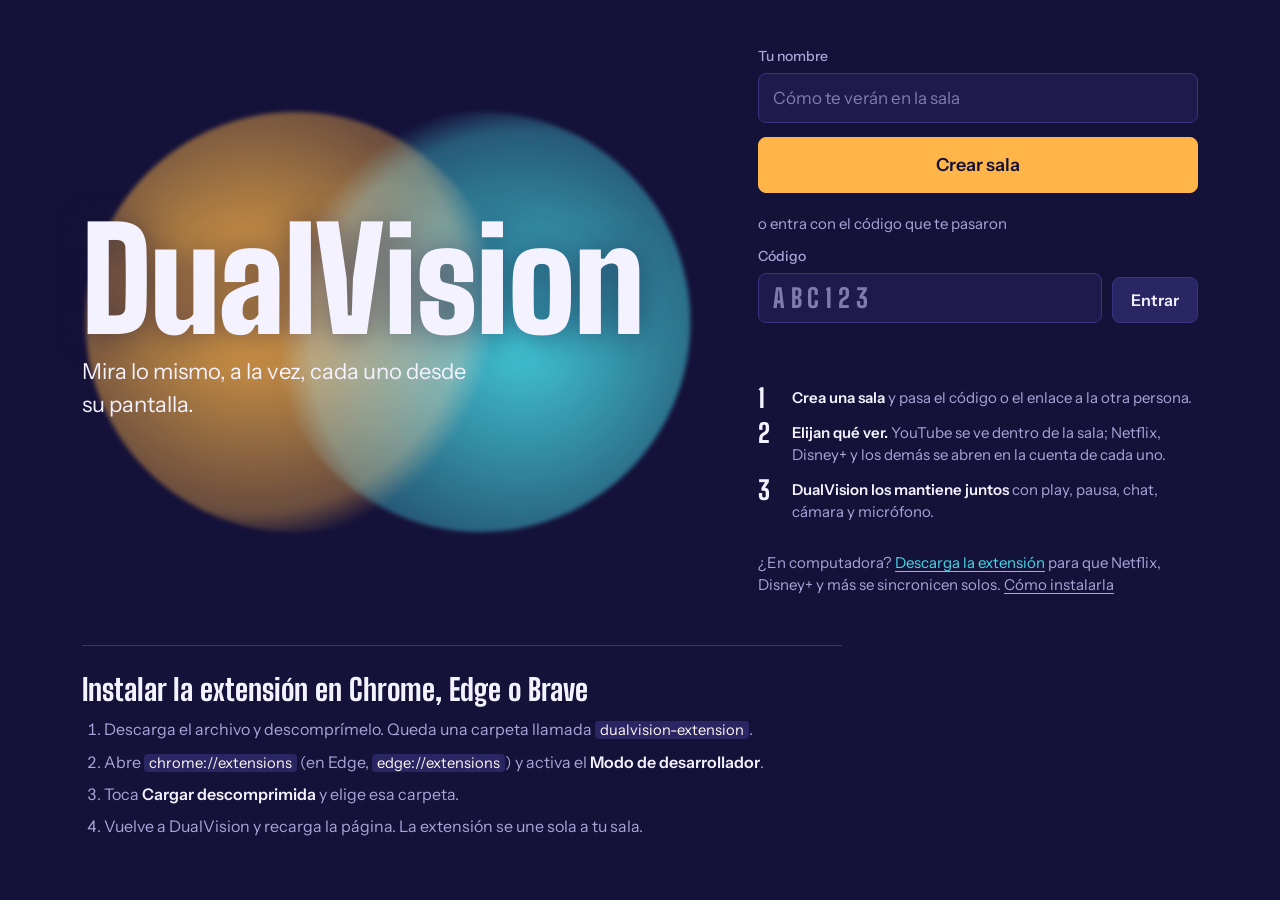
<file: index.html>
<!DOCTYPE html>
<html lang="es">
<head>
  <meta charset="utf-8">
  <meta name="viewport" content="width=device-width, initial-scale=1, viewport-fit=cover">
  <title>DualVision</title>
  <meta name="description" content="Mira películas, series y videos al mismo tiempo con otra persona: sala con código, play sincronizado, cámara, micrófono y chat.">
  <meta name="theme-color" content="#15123A">
  <link rel="manifest" href="manifest.webmanifest">
  <link rel="icon" href="img/icon.svg" type="image/svg+xml">
  <link rel="apple-touch-icon" href="img/apple-touch-icon.png">
  <meta name="apple-mobile-web-app-capable" content="yes">
  <meta name="mobile-web-app-capable" content="yes">
  <meta name="apple-mobile-web-app-title" content="DualVision">
  <meta name="apple-mobile-web-app-status-bar-style" content="black-translucent">
  <meta property="og:title" content="DualVision">
  <meta property="og:description" content="Mira lo mismo, a la vez, cada uno desde su pantalla.">
  <link rel="preload" href="fonts/big-shoulders-display-latin-900-normal.woff2" as="font" type="font/woff2" crossorigin>
  <link rel="stylesheet" href="css/app.css">
</head>
<body>
  <svg width="0" height="0" style="position:absolute" aria-hidden="true">
    <defs>
      <symbol id="i-mic" viewBox="0 0 24 24"><rect x="9" y="3" width="6" height="11" rx="3"/><path d="M5.5 11a6.5 6.5 0 0 0 13 0M12 17.5V21"/></symbol>
      <symbol id="i-mic-off" viewBox="0 0 24 24"><rect x="9" y="3" width="6" height="11" rx="3"/><path d="M5.5 11a6.5 6.5 0 0 0 13 0M12 17.5V21M4 4l16 16"/></symbol>
      <symbol id="i-cam" viewBox="0 0 24 24"><rect x="3" y="6.5" width="12.5" height="11" rx="2.5"/><path d="M15.5 10.5 21 7.5v9l-5.5-3"/></symbol>
      <symbol id="i-cam-off" viewBox="0 0 24 24"><rect x="3" y="6.5" width="12.5" height="11" rx="2.5"/><path d="M15.5 10.5 21 7.5v9l-5.5-3M3 4l17 16"/></symbol>
      <symbol id="i-float" viewBox="0 0 24 24"><rect x="2.5" y="4.5" width="19" height="15" rx="2.5"/><rect x="12" y="11" width="7" height="6" rx="1.2"/></symbol>
      <symbol id="i-change" viewBox="0 0 24 24"><path d="M4 8h13l-3.5-3.5M20 16H7l3.5 3.5"/></symbol>
      <symbol id="i-send" viewBox="0 0 24 24"><path d="M4 12 20 4l-4 16-4-6.5L4 12Zm8 1.5L20 4"/></symbol>
      <symbol id="i-share" viewBox="0 0 24 24"><path d="M12 3v12M7.5 7.5 12 3l4.5 4.5M5 13v6.5h14V13"/></symbol>
    </defs>
  </svg>

  <!-- Inicio -->
  <main id="home" class="home">
    <section class="hero" aria-labelledby="wordmark">
      <div class="beams" aria-hidden="true"><span class="beam beam-a"></span><span class="beam beam-b"></span></div>
      <h1 id="wordmark" class="wordmark">DualVision</h1>
      <p class="lede">Mira lo mismo, a la vez, cada uno desde su pantalla.</p>
    </section>

    <section class="entry" aria-label="Entrar a una sala">
      <form id="home-form" novalidate>
        <p id="invite" class="invite" hidden></p>
        <label class="field">
          <span>Tu nombre</span>
          <input id="name" name="name" maxlength="20" autocomplete="nickname" placeholder="Cómo te verán en la sala" required>
        </label>
        <button id="create" type="button" class="btn primary big">Crear sala</button>
        <p class="or">o entra con el código que te pasaron</p>
        <div class="join">
          <label class="field code-field">
            <span>Código</span>
            <input id="code" name="code" maxlength="6" autocomplete="off" autocapitalize="characters" spellcheck="false" placeholder="ABC123">
          </label>
          <button id="join" type="submit" class="btn">Entrar</button>
        </div>
        <p id="home-error" class="error" role="alert"></p>
      </form>

      <ol class="how">
        <li><b>Crea una sala</b> y pasa el código o el enlace a la otra persona.</li>
        <li><b>Elijan qué ver.</b> YouTube se ve dentro de la sala; Netflix, Disney+ y los demás se abren en la cuenta de cada uno.</li>
        <li><b>DualVision los mantiene juntos</b> con play, pausa, chat, cámara y micrófono.</li>
      </ol>
      <p class="ext-cta">¿En computadora? <a id="ext-download-home" download>Descarga la extensión</a> para que Netflix, Disney+ y más se sincronicen solos. <a href="#instalar" class="quiet">Cómo instalarla</a></p>
    </section>

    <section id="instalar" class="install" aria-labelledby="install-title">
      <h2 id="install-title">Instalar la extensión en Chrome, Edge o Brave</h2>
      <ol>
        <li>Descarga el archivo y descomprímelo. Queda una carpeta llamada <i>dualvision-extension</i>.</li>
        <li>Abre <i>chrome://extensions</i> (en Edge, <i>edge://extensions</i>) y activa el <b>Modo de desarrollador</b>.</li>
        <li>Toca <b>Cargar descomprimida</b> y elige esa carpeta.</li>
        <li>Vuelve a DualVision y recarga la página. La extensión se une sola a tu sala.</li>
      </ol>
    </section>
  </main>

  <!-- Sala -->
  <div id="room" class="room" hidden>
    <header class="bar">
      <span class="mini-mark" aria-hidden="true"><span></span><span></span></span>
      <button id="code-tiles" class="code-tiles" type="button" title="Copiar código"></button>
      <button id="share" class="btn ghost small" type="button"><svg class="ic"><use href="#i-share"/></svg><span>Invitar</span></button>
      <span id="net" class="net" data-online="false">Conectando…</span>
      <div id="people" class="people" aria-label="Personas en la sala"></div>
      <button id="leave" class="btn ghost small danger" type="button">Salir</button>
    </header>

    <section class="stage-wrap">
      <div id="stage" class="stage">
        <section id="picker" class="picker" aria-labelledby="picker-title">
          <h2 id="picker-title">¿Qué van a ver?</h2>
          <div class="services">
            <button type="button" data-service="youtube"><strong>YouTube</strong><span>Se ve aquí, dentro de la sala</span></button>
            <button type="button" data-service="netflix"><strong>Netflix</strong><span>Cada uno con su cuenta</span></button>
            <button type="button" data-service="disney"><strong>Disney+</strong><span>Cada uno con su cuenta</span></button>
            <button type="button" data-service="prime"><strong>Prime Video</strong><span>Cada uno con su cuenta</span></button>
            <button type="button" data-service="hbomax"><strong>HBO Max</strong><span>Cada uno con su cuenta</span></button>
            <button type="button" data-service="crunchyroll"><strong>Crunchyroll</strong><span>Cada uno con su cuenta</span></button>
            <button type="button" data-service="other"><strong>Otra</strong><span>Sincronizan con cuenta regresiva</span></button>
          </div>
        </section>

        <section id="yt" class="yt" hidden>
          <form id="yt-form" class="yt-form">
            <input id="yt-url" type="url" inputmode="url" placeholder="Pega un enlace de YouTube" aria-label="Enlace de YouTube">
            <button class="btn primary" type="submit">Poner</button>
          </form>
          <div class="screen">
            <div id="yt-mount" class="yt-mount"></div>
            <p id="yt-empty" class="empty">Pega un enlace y el video aparecerá aquí para todos. Cualquiera puede darle play o pausa.</p>
            <button id="tap-sync" class="tap-sync" type="button" hidden>Toca para unirte a la reproducción</button>
          </div>
        </section>

        <section id="stream" class="stream" hidden>
          <h2 id="stream-name">Netflix</h2>
          <p id="stream-lede" class="lede-s">Cada uno entra con su propia cuenta y elige el mismo título.</p>
          <a id="stream-open" class="btn primary" target="_blank" rel="noopener">Abrir Netflix</a>
          <div id="stream-ext" class="ext-note"></div>
          <ul id="stream-live" class="live" aria-live="polite"></ul>
          <div class="manual">
            <h3>Darle play juntos</h3>
            <p>Pongan el mismo minuto y toquen play cuando la cuenta llegue a cero.</p>
            <div class="manual-row">
              <label class="field small-field"><span>Minuto</span><input id="sync-time" inputmode="numeric" placeholder="12:34" autocomplete="off"></label>
              <button id="sync-count" class="btn" type="button">Contar 3, 2, 1</button>
              <button id="sync-pause" class="btn ghost" type="button">Pausa para todos</button>
            </div>
          </div>
          <p id="stream-tip" class="tip"></p>
        </section>

        <div id="reactions" class="reactions" aria-hidden="true"></div>

        <div id="countdown" class="overlay" hidden>
          <p id="count-by" class="ov-by"></p>
          <p id="count-num" class="ov-num"></p>
          <p id="count-label" class="ov-label"></p>
        </div>
        <div id="pause-ov" class="overlay" hidden>
          <p id="pause-text" class="ov-big"></p>
          <p class="ov-label">Pausa tu video. Cuando estén listos, usen la cuenta regresiva.</p>
        </div>
      </div>

      <nav class="controls" aria-label="Controles de la sala">
        <button id="btn-mic" class="ctl" type="button" aria-pressed="false"><svg class="ic"><use href="#i-mic-off"/></svg><span>Micrófono</span></button>
        <button id="btn-cam" class="ctl" type="button" aria-pressed="false"><svg class="ic"><use href="#i-cam-off"/></svg><span>Cámara</span></button>
        <div class="reacts" role="group" aria-label="Reacciones">
          <button type="button" data-emoji="😂" aria-label="Risa">😂</button>
          <button type="button" data-emoji="😍" aria-label="Me encanta">😍</button>
          <button type="button" data-emoji="😱" aria-label="Sorpresa">😱</button>
          <button type="button" data-emoji="😭" aria-label="Llanto">😭</button>
          <button type="button" data-emoji="🔥" aria-label="Fuego">🔥</button>
        </div>
        <button id="btn-float" class="ctl" type="button" aria-pressed="false"><svg class="ic"><use href="#i-float"/></svg><span>Flotante</span></button>
        <button id="btn-change" class="ctl" type="button"><svg class="ic"><use href="#i-change"/></svg><span>Cambiar</span></button>
      </nav>
    </section>

    <aside id="side" class="side" aria-label="Cámaras y chat">
      <div id="tiles" class="tiles"></div>
      <section class="chat" aria-label="Chat">
        <ol id="messages" class="messages"></ol>
        <form id="chat-form" class="chat-form">
          <input id="chat-input" maxlength="500" autocomplete="off" placeholder="Escribe un mensaje" aria-label="Mensaje">
          <button type="submit" class="send" aria-label="Enviar"><svg class="ic"><use href="#i-send"/></svg></button>
        </form>
      </section>
    </aside>
  </div>

  <div id="toasts" class="toasts" role="status" aria-live="polite"></div>

  <script src="config.js"></script>
  <script src="vendor/supabase.js"></script>
  <script type="module" src="js/app.js"></script>
</body>
</html>
</file>
<file: css/app.css>
/* DualVision — dos luces que se juntan en una sola pantalla.
   Ámbar = tu luz. Cian = la otra persona. Donde se cruzan, luz blanca. */

@font-face { font-family: 'Big Shoulders Display'; font-style: normal; font-weight: 800; font-display: swap; src: url('../fonts/big-shoulders-display-latin-800-normal.woff2') format('woff2'); }
@font-face { font-family: 'Big Shoulders Display'; font-style: normal; font-weight: 900; font-display: swap; src: url('../fonts/big-shoulders-display-latin-900-normal.woff2') format('woff2'); }
@font-face { font-family: 'Instrument Sans'; font-style: normal; font-weight: 400; font-display: swap; src: url('../fonts/instrument-sans-latin-400-normal.woff2') format('woff2'); }
@font-face { font-family: 'Instrument Sans'; font-style: normal; font-weight: 500; font-display: swap; src: url('../fonts/instrument-sans-latin-500-normal.woff2') format('woff2'); }
@font-face { font-family: 'Instrument Sans'; font-style: normal; font-weight: 600; font-display: swap; src: url('../fonts/instrument-sans-latin-600-normal.woff2') format('woff2'); }

:root {
  --ink: #15123a;
  --ink-2: #1e1a4c;
  --ink-3: #2a2563;
  --line: #3a3480;
  --fog: #aaa5d8;
  --paper: #f4f2ff;
  --you: #ffb547;
  --them: #46d9e6;
  --rose: #ff7ab8;
  --lime: #b6f36b;
  --light: #fff7ee;
  --danger: #ff6b7f;
  --display: 'Big Shoulders Display', 'Arial Narrow', 'Roboto Condensed', sans-serif;
  --body: 'Instrument Sans', system-ui, -apple-system, 'Segoe UI', sans-serif;
  --r-s: 8px;
  --r-m: 14px;
  --safe-b: env(safe-area-inset-bottom, 0px);
  --safe-t: env(safe-area-inset-top, 0px);
  color-scheme: dark;
}

[data-color="you"] { --c: var(--you); }
[data-color="them"] { --c: var(--them); }
[data-color="rose"] { --c: var(--rose); }
[data-color="lime"] { --c: var(--lime); }
[data-color="sys"] { --c: var(--fog); }

*, *::before, *::after { box-sizing: border-box; }
html { -webkit-text-size-adjust: 100%; }
body {
  margin: 0;
  background: var(--ink);
  color: var(--paper);
  font: 400 16px/1.5 var(--body);
  min-height: 100dvh;
}
[hidden] { display: none !important; }
a { color: var(--them); text-underline-offset: 3px; }
a:hover { color: var(--light); }
button, input { font: inherit; color: inherit; }
button { cursor: pointer; }
:focus-visible { outline: 2px solid var(--them); outline-offset: 2px; }
b { font-weight: 600; }
i { font-style: normal; color: var(--light); background: var(--ink-3); padding: 0 5px; border-radius: 4px; font-size: .92em; }

.ic {
  width: 22px; height: 22px; flex: none;
  fill: none; stroke: currentColor; stroke-width: 1.8;
  stroke-linecap: round; stroke-linejoin: round;
}

/* ---------- Botones y campos ---------- */
.btn {
  display: inline-flex; align-items: center; justify-content: center; gap: 8px;
  min-height: 46px; padding: 0 18px;
  border: 1.5px solid var(--line); border-radius: var(--r-s);
  background: var(--ink-3); color: var(--paper);
  font-weight: 600; text-decoration: none; white-space: nowrap;
  transition: background .15s, border-color .15s, color .15s;
}
.btn:hover { border-color: var(--fog); color: var(--paper); }
.btn.primary { background: var(--you); border-color: var(--you); color: var(--ink); }
.btn.primary:hover { background: #ffc56e; border-color: #ffc56e; color: var(--ink); }
.btn.ghost { background: transparent; }
.btn.small { min-height: 36px; padding: 0 12px; font-size: 14px; }
.btn.big { min-height: 56px; font-size: 18px; width: 100%; }
.btn.danger { color: var(--danger); border-color: color-mix(in srgb, var(--danger) 45%, transparent); }
.btn.danger:hover { border-color: var(--danger); color: var(--danger); }
.btn[disabled] { opacity: .55; cursor: progress; }

.field { display: grid; gap: 6px; }
.field > span { font-size: 14px; color: var(--fog); font-weight: 500; }
.field input {
  width: 100%; min-height: 50px; padding: 0 14px;
  background: var(--ink-2); border: 1.5px solid var(--line); border-radius: var(--r-s);
  font-size: 17px;
}
.field input::placeholder { color: color-mix(in srgb, var(--fog) 70%, transparent); }
.field input:focus { border-color: var(--them); outline: none; }

.error { color: var(--danger); min-height: 1.5em; margin: 0; font-size: 15px; }

/* ---------- Inicio ---------- */
.home {
  display: grid;
  grid-template-columns: minmax(0, 1.1fr) minmax(320px, 440px);
  gap: 48px 64px;
  max-width: 1180px; margin: 0 auto;
  padding: max(40px, var(--safe-t)) 32px 56px;
  min-height: 100dvh; align-content: center;
}
.hero { position: relative; display: grid; align-content: center; min-height: 360px; isolation: isolate; }
.beams { position: absolute; inset: 0; z-index: -1; pointer-events: none; }
.beam {
  position: absolute; top: 50%; left: 50%;
  width: min(54vw, 420px); aspect-ratio: 1; border-radius: 50%;
  mix-blend-mode: screen; filter: blur(2px); opacity: .9;
  animation: meet 1.6s cubic-bezier(.2, .7, .1, 1) both .15s;
}
.beam-a { background: radial-gradient(circle at 40% 45%, var(--you), color-mix(in srgb, var(--you) 40%, transparent) 62%, transparent 71%); --from: -95%; --to: -72%; }
.beam-b { background: radial-gradient(circle at 60% 55%, var(--them), color-mix(in srgb, var(--them) 40%, transparent) 62%, transparent 71%); --from: -5%; --to: -28%; }
@keyframes meet {
  from { transform: translate(var(--from), -50%) scale(.9); opacity: 0; }
  to { transform: translate(var(--to), -50%) scale(1); opacity: .9; }
}
.beam { transform: translate(var(--to), -50%); }
.wordmark {
  margin: 0;
  font: 900 clamp(64px, 11vw, 150px)/.82 var(--display);
  letter-spacing: -.01em;
  color: var(--paper);
  text-shadow: 0 2px 30px rgba(21, 18, 58, .55);
}
.lede { margin: 18px 0 0; font-size: clamp(18px, 2vw, 22px); max-width: 26ch; color: var(--paper); }

.entry { display: grid; gap: 28px; align-content: center; }
#home-form { display: grid; gap: 14px; }
.invite { margin: 0; padding: 12px 14px; border-left: 3px solid var(--them); background: var(--ink-2); border-radius: 0 var(--r-s) var(--r-s) 0; }
.invite strong { font: 800 22px/1 var(--display); letter-spacing: .08em; color: var(--them); }
.or { margin: 6px 0 -4px; color: var(--fog); font-size: 15px; }
.join { display: grid; grid-template-columns: 1fr auto; gap: 10px; align-items: end; }
.code-field input { font: 800 26px/1 var(--display); letter-spacing: .22em; text-transform: uppercase; }
.how { margin: 0; padding: 0; list-style: none; counter-reset: step; display: grid; gap: 12px; }
.how li { counter-increment: step; position: relative; padding-left: 34px; color: var(--fog); font-size: 15px; }
.how li::before { content: counter(step); position: absolute; left: 0; top: -2px; font: 800 26px/1 var(--display); color: var(--paper); }
.how b { color: var(--paper); }
.ext-cta { margin: 0; font-size: 15px; color: var(--fog); }
.quiet { color: var(--fog); }

.install { grid-column: 1 / -1; border-top: 1px solid var(--line); padding-top: 28px; max-width: 760px; }
.install h2 { font: 800 30px/1.05 var(--display); margin: 0 0 12px; }
.install ol { margin: 0; padding-left: 22px; display: grid; gap: 8px; color: var(--fog); }
.install b { color: var(--paper); }

/* ---------- Sala ---------- */
.room {
  display: grid;
  grid-template-columns: minmax(0, 1fr) 340px;
  grid-template-rows: auto minmax(0, 1fr);
  height: 100dvh;
}
.bar {
  grid-column: 1 / -1;
  display: flex; align-items: center; gap: 12px;
  padding: calc(10px + var(--safe-t)) 16px 10px;
  border-bottom: 1px solid var(--line);
  min-width: 0;
}
.mini-mark { position: relative; width: 34px; height: 22px; flex: none; }
.mini-mark span { position: absolute; top: 0; width: 22px; height: 22px; border-radius: 50%; mix-blend-mode: screen; }
.mini-mark span:first-child { left: 0; background: var(--you); }
.mini-mark span:last-child { right: 0; background: var(--them); }

.code-tiles { display: flex; gap: 3px; padding: 0; border: 0; background: none; }
.code-tiles span {
  display: grid; place-items: center;
  width: 26px; height: 34px;
  background: var(--ink-2); border: 1px solid var(--line); border-radius: 5px;
  font: 800 22px/1 var(--display); color: var(--you);
  box-shadow: inset 0 -3px 0 rgba(0, 0, 0, .25);
}
.code-tiles:hover span { border-color: var(--you); }

.net { font-size: 13px; color: var(--fog); display: inline-flex; align-items: center; gap: 6px; }
.net::before { content: ''; width: 8px; height: 8px; border-radius: 50%; background: var(--danger); }
.net[data-online="true"]::before { background: var(--lime); }
.net[data-online="true"] { color: transparent; width: 8px; overflow: hidden; }

.people { display: flex; gap: 6px; margin-left: auto; padding-left: 6px; }
.person {
  position: relative;
  width: 32px; height: 32px; border-radius: 50%;
  display: grid; place-items: center;
  background: var(--ink-2); border: 2px solid var(--c); color: var(--c);
  font: 800 15px/1 var(--display);
}
.person .ext {
  position: absolute; right: -4px; bottom: -4px;
  font: 600 9px/1 var(--body); background: var(--c); color: var(--ink); padding: 2px 3px; border-radius: 4px;
}

.stage-wrap { display: flex; flex-direction: column; min-height: 0; min-width: 0; padding: 14px 14px 0; gap: 10px; }
.stage {
  position: relative; flex: 1; min-height: 0;
  background: var(--ink-2); border-radius: var(--r-m);
  overflow: hidden;
}
.stage > section { position: absolute; inset: 0; overflow-y: auto; }

/* Elegir qué ver */
.picker { padding: 26px clamp(18px, 4vw, 44px); }
.picker h2, .stream h2 { margin: 0 0 18px; font: 800 clamp(34px, 5vw, 56px)/.95 var(--display); }
.services { display: grid; grid-template-columns: repeat(auto-fill, minmax(260px, 1fr)); border-top: 1px solid var(--line); }
.services button {
  display: flex; align-items: baseline; justify-content: space-between; gap: 12px;
  padding: 14px 4px 14px 14px; text-align: left;
  background: none; border: 0; border-bottom: 1px solid var(--line); border-left: 3px solid transparent;
}
.services button:hover, .services button:focus-visible { border-left-color: var(--you); background: var(--ink-3); }
.services strong { font: 800 30px/1 var(--display); }
.services span { font-size: 13px; color: var(--fog); text-align: right; }

/* YouTube */
.yt { display: flex; flex-direction: column; }
.yt-form { display: flex; gap: 8px; padding: 10px; }
.yt-form input {
  flex: 1; min-width: 0; min-height: 44px; padding: 0 12px;
  background: var(--ink); border: 1.5px solid var(--line); border-radius: var(--r-s);
}
.yt-form input:focus { border-color: var(--them); outline: none; }
.screen { position: relative; flex: 1; min-height: 0; background: #000; }
.yt-mount, .yt-mount iframe { position: absolute; inset: 0; width: 100%; height: 100%; border: 0; }
.empty { position: absolute; inset: 0; margin: 0; display: grid; place-items: center; padding: 24px; text-align: center; color: var(--fog); background: var(--ink-2); }
.tap-sync {
  position: absolute; inset: auto 12px 12px; min-height: 52px;
  border: 0; border-radius: var(--r-s); background: var(--you); color: var(--ink); font-weight: 600; font-size: 17px;
}

/* Plataformas con cuenta propia */
.stream { padding: 26px clamp(18px, 4vw, 44px) 32px; }
.stream h2 { font-size: clamp(48px, 7vw, 84px); margin-bottom: 6px; }
.lede-s { margin: 0 0 16px; color: var(--fog); max-width: 52ch; }
.ext-note { margin: 18px 0 0; max-width: 60ch; color: var(--paper); }
.ext-note p { margin: 0 0 10px; }
.ext-note .ok { color: var(--lime); font-weight: 600; }
.ext-note details { margin-top: 6px; color: var(--fog); }
.ext-note summary { cursor: pointer; color: var(--paper); }
.ext-note ol { padding-left: 20px; margin: 8px 0 0; display: grid; gap: 4px; }
.live { list-style: none; margin: 14px 0 0; padding: 0; display: grid; gap: 6px; max-width: 560px; }
.live li {
  display: grid; grid-template-columns: 10px auto 1fr; align-items: center; gap: 10px;
  padding: 8px 12px; background: var(--ink); border-radius: var(--r-s);
}
.live .dot { width: 10px; height: 10px; border-radius: 50%; background: var(--c); }
.live .who { font-weight: 600; }
.live .pos { font: 800 22px/1 var(--display); color: var(--c); justify-self: end; font-variant-numeric: tabular-nums; }
.live .what { grid-column: 2 / -1; font-size: 13px; color: var(--fog); margin-top: -4px; }
.manual { margin-top: 26px; padding-top: 18px; border-top: 1px solid var(--line); max-width: 640px; }
.manual h3 { margin: 0; font: 800 26px/1 var(--display); }
.manual p { margin: 6px 0 12px; color: var(--fog); }
.manual-row { display: flex; flex-wrap: wrap; gap: 10px; align-items: end; }
.small-field { width: 120px; }
.small-field input { min-height: 46px; font: 800 22px/1 var(--display); letter-spacing: .04em; }
.tip { margin: 22px 0 0; color: var(--fog); font-size: 14px; max-width: 60ch; }

/* Reacciones */
.reactions { position: absolute; inset: 0; pointer-events: none; overflow: hidden; z-index: 5; }
.float-emoji {
  position: absolute; bottom: 8%;
  display: grid; justify-items: center; gap: 2px;
  font-size: 44px; line-height: 1;
  animation: rise 2.4s cubic-bezier(.25, .6, .3, 1) forwards;
}
.float-emoji small { font: 600 11px/1 var(--body); color: var(--ink); background: var(--c); padding: 2px 6px; border-radius: 99px; }
@keyframes rise {
  0% { transform: translateY(20px) scale(.6); opacity: 0; }
  15% { transform: translateY(0) scale(1.1); opacity: 1; }
  100% { transform: translateY(-260px) scale(1); opacity: 0; }
}

/* Cuenta regresiva y pausa */
.overlay {
  position: absolute; inset: 0; z-index: 6;
  display: grid; place-content: center; justify-items: center; gap: 6px; text-align: center; padding: 20px;
  background: color-mix(in srgb, var(--ink) 88%, transparent);
}
.ov-by { margin: 0; color: var(--c, var(--fog)); font-weight: 600; }
.ov-num { margin: 0; font: 900 clamp(120px, 30vh, 260px)/.85 var(--display); color: var(--c, var(--you)); font-variant-numeric: tabular-nums; }
.ov-big { margin: 0; font: 800 clamp(40px, 8vw, 72px)/.95 var(--display); color: var(--c, var(--you)); }
.ov-label { margin: 6px 0 0; font-size: 18px; max-width: 30ch; }

/* Controles */
.controls {
  display: flex; align-items: center; justify-content: center; gap: 8px; flex-wrap: wrap;
  padding: 2px 0 14px;
}
.ctl {
  display: inline-flex; align-items: center; gap: 8px;
  min-height: 46px; padding: 0 14px;
  background: var(--ink-2); border: 1.5px solid var(--line); border-radius: 99px;
  font-size: 14px; font-weight: 500;
}
.ctl:hover { border-color: var(--fog); }
.ctl[aria-pressed="true"] { background: var(--you); border-color: var(--you); color: var(--ink); }
.reacts { display: flex; gap: 2px; padding: 0 6px; }
.reacts button {
  width: 42px; height: 42px; border: 0; border-radius: 50%;
  background: transparent; font-size: 22px; line-height: 1;
  transition: transform .12s;
}
.reacts button:hover { background: var(--ink-2); transform: translateY(-2px); }
.reacts button:active { transform: scale(.9); }

/* Lateral: cámaras y chat */
.side { display: flex; flex-direction: column; min-height: 0; border-left: 1px solid var(--line); background: var(--ink); }
.tiles { display: grid; grid-template-columns: 1fr; gap: 8px; padding: 12px; }
.tiles[data-count="3"], .tiles[data-count="4"] { grid-template-columns: 1fr 1fr; }
.tile {
  position: relative; margin: 0;
  aspect-ratio: 16 / 10; border-radius: var(--r-s); overflow: hidden;
  background: var(--ink-2);
  outline: 2px solid transparent; outline-offset: -2px;
}
.tile.cam-on { outline-color: var(--c); }
.tile video { position: absolute; inset: 0; width: 100%; height: 100%; object-fit: cover; opacity: 0; background: #000; }
.tile.cam-on video { opacity: 1; }
.tile video.mirror { transform: scaleX(-1); }
.avatar {
  position: absolute; inset: 0; margin: auto;
  width: 64px; height: 64px; border-radius: 50%;
  display: grid; place-items: center;
  background: color-mix(in srgb, var(--c) 18%, var(--ink-2)); border: 2px solid var(--c); color: var(--c);
  font: 800 30px/1 var(--display);
}
.tile.cam-on .avatar { display: none; }
.tile figcaption {
  position: absolute; left: 6px; bottom: 6px; right: 6px;
  display: flex; align-items: center; gap: 6px;
}
.tile-name {
  font-size: 13px; font-weight: 600; padding: 2px 8px; border-radius: 99px;
  background: rgba(21, 18, 58, .78); border-left: 3px solid var(--c);
  white-space: nowrap; overflow: hidden; text-overflow: ellipsis;
}
.tile-mic { display: grid; place-items: center; width: 24px; height: 24px; border-radius: 50%; background: rgba(21, 18, 58, .78); color: var(--danger); }
.tile-mic .ic { width: 15px; height: 15px; }
.tile-note { position: absolute; top: 6px; left: 8px; font-size: 12px; color: var(--fog); }

.chat { flex: 1; display: flex; flex-direction: column; min-height: 0; border-top: 1px solid var(--line); }
.messages { flex: 1; min-height: 0; overflow-y: auto; list-style: none; margin: 0; padding: 12px 14px; display: flex; flex-direction: column; gap: 10px; }
.msg { display: grid; gap: 2px; max-width: 100%; }
.msg .who { font-size: 12px; font-weight: 600; color: var(--c); }
.msg p { margin: 0; padding: 7px 11px; background: var(--ink-2); border-radius: 4px 12px 12px 12px; border-left: 2px solid var(--c); overflow-wrap: anywhere; justify-self: start; }
.msg[data-color="you"] { justify-items: end; }
.msg[data-color="you"] p { justify-self: end; border-left: 0; border-right: 2px solid var(--c); border-radius: 12px 4px 12px 12px; background: color-mix(in srgb, var(--you) 14%, var(--ink-2)); }
.msg.sys { justify-items: center; }
.msg.sys p { background: none; border: 0; color: var(--fog); font-size: 13px; text-align: center; padding: 0 8px; justify-self: center; }
.chat-form { display: flex; gap: 8px; padding: 10px 12px calc(12px + var(--safe-b)); border-top: 1px solid var(--line); }
.chat-form input {
  flex: 1; min-width: 0; min-height: 44px; padding: 0 14px;
  background: var(--ink-2); border: 1.5px solid var(--line); border-radius: 99px; font-size: 16px;
}
.chat-form input:focus { border-color: var(--them); outline: none; }
.send { width: 44px; height: 44px; flex: none; border: 0; border-radius: 50%; background: var(--you); color: var(--ink); display: grid; place-items: center; }

/* Avisos */
.toasts {
  position: fixed; z-index: 50; left: 50%; top: calc(64px + var(--safe-t)); transform: translateX(-50%);
  display: grid; gap: 8px; width: min(92vw, 440px); pointer-events: none;
}
.toast {
  pointer-events: auto;
  display: flex; align-items: center; gap: 12px; justify-content: space-between;
  padding: 11px 14px; border-radius: var(--r-s);
  background: var(--ink-3); border: 1px solid var(--line); box-shadow: 0 10px 30px rgba(0, 0, 0, .35);
  font-size: 15px;
  animation: toast-in .2s ease-out;
}
.toast button { flex: none; border: 0; background: var(--you); color: var(--ink); font-weight: 600; padding: 7px 12px; border-radius: 6px; }
@keyframes toast-in { from { transform: translateY(-6px); opacity: 0; } }

/* Ventana flotante (Picture-in-Picture de documento) */
.pip-body { margin: 0; height: 100vh; display: flex; background: var(--ink); }
.pip-body .side { flex: 1; border-left: 0; }
.pip-body .tiles { grid-template-columns: 1fr; }

/* ---------- Celular ---------- */
@media (max-width: 860px) {
  .home { grid-template-columns: 1fr; gap: 28px; padding: calc(24px + var(--safe-t)) 20px 40px; align-content: start; }
  .hero { min-height: 230px; }
  .beam { width: min(66vw, 300px); }
  .install { padding-top: 22px; }

  .room { display: flex; flex-direction: column; height: 100dvh; }
  .bar { gap: 8px; padding: calc(8px + var(--safe-t)) 10px 8px; }
  .bar #share span { display: none; }
  .mini-mark { display: none; }
  .code-tiles span { width: 22px; height: 30px; font-size: 19px; }
  .stage-wrap { display: contents; }
  .stage { flex: none; height: auto; border-radius: 0; order: 1; }
  .stage > section { position: relative; inset: auto; max-height: 52dvh; }
  .stage > #yt { max-height: none; overflow: visible; }
  .yt-form { padding: 6px 8px; }
  .yt-form input { min-height: 38px; font-size: 16px; }
  .yt-form .btn { min-height: 38px; padding: 0 14px; }
  .screen { flex: none; aspect-ratio: 16 / 9; }
  .stage > #yt .empty { font-size: 14px; }
  .picker, .stream { padding: 18px 16px 20px; }
  .services { grid-template-columns: 1fr 1fr; }
  .services button { flex-direction: column; align-items: flex-start; gap: 3px; padding: 10px 8px 10px 10px; }
  .services strong { font-size: 25px; }
  .services span { text-align: left; font-size: 12px; }
  .stream h2 { font-size: 44px; }
  .stream .lede-s { margin-bottom: 12px; font-size: 15px; }
  .stream .manual { margin-top: 18px; padding-top: 14px; }
  .stream .manual h3 { font-size: 22px; }
  .stream .manual p { font-size: 14px; margin-bottom: 10px; }
  .manual-row { gap: 8px; }
  .manual-row .btn { flex: 1; padding: 0 10px; }
  .small-field { width: 100%; }
  .stream .ext-note { font-size: 15px; color: var(--fog); }
  .side { order: 2; flex: 1; border-left: 0; }
  .tiles { grid-template-columns: repeat(2, 1fr); padding: 8px; gap: 6px; }
  .tiles[data-count="1"] { grid-template-columns: 1fr 1fr; }
  .tile { aspect-ratio: 4 / 3; max-height: 128px; width: 100%; }
  .avatar { width: 46px; height: 46px; font-size: 22px; }
  .chat { border-top: 0; }
  .controls {
    order: 3; flex-wrap: nowrap; justify-content: space-between; gap: 4px;
    padding: 6px 8px calc(6px + var(--safe-b));
    border-top: 1px solid var(--line); background: var(--ink);
  }
  .ctl { padding: 0; width: 44px; justify-content: center; border-radius: 50%; }
  .ctl span { position: absolute; width: 1px; height: 1px; overflow: hidden; clip: rect(0 0 0 0); }
  .reacts { padding: 0; }
  .reacts button { width: 36px; height: 36px; font-size: 20px; }
  .chat-form { padding-bottom: 10px; }
  .toasts { top: calc(56px + var(--safe-t)); gap: 6px; }
  .toast { padding: 8px 12px; font-size: 14px; }
}

@media (max-width: 380px) {
  .reacts button:nth-child(n+4) { display: none; }
}

@media (prefers-reduced-motion: reduce) {
  .beam { animation: none; }
  .float-emoji { animation-duration: 1.2s; animation-name: fade; }
  @keyframes fade { from { opacity: 1; } to { opacity: 0; } }
  .toast { animation: none; }
}
</file>
